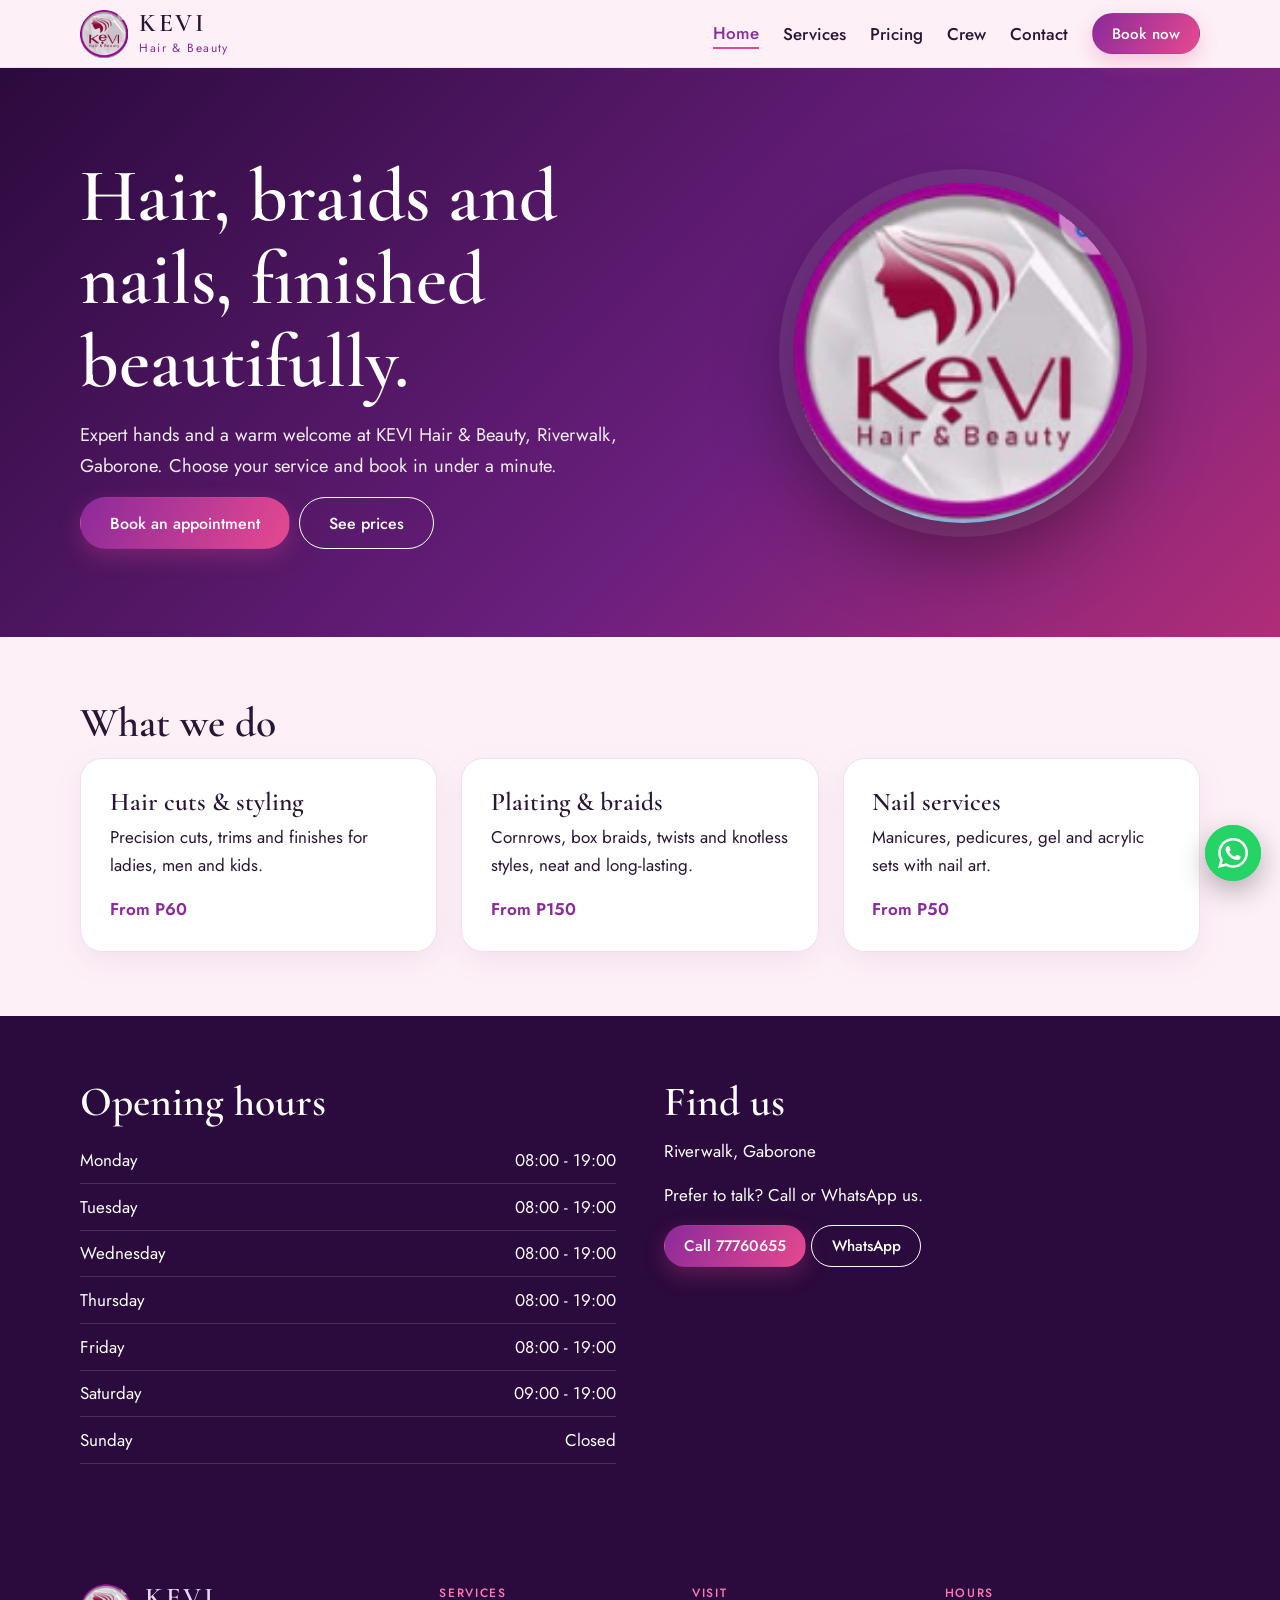
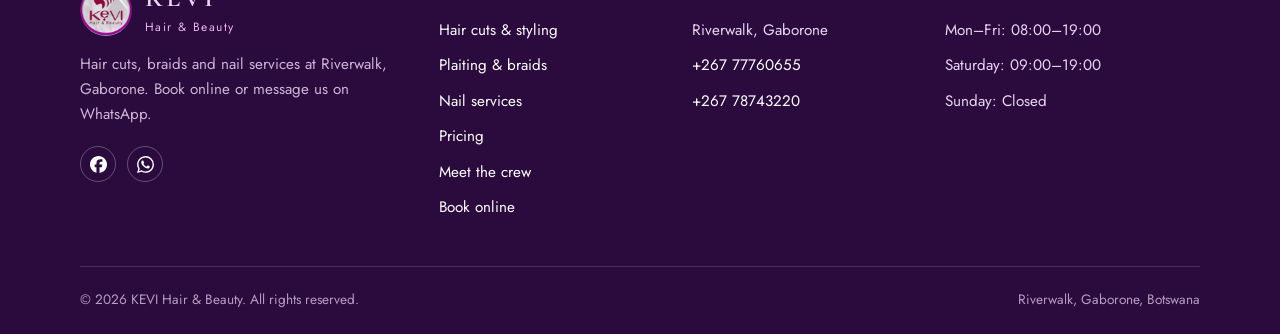
<file: index.html>
<!doctype html><html lang="en"><head><title>KEVI Hair & Beauty | Riverwalk, Gaborone</title><meta name="description" content="Hair cuts, braids and nail services at Riverwalk, Gaborone. Book online."><meta charset="utf-8"><meta name="viewport" content="width=device-width,initial-scale=1"><link rel="icon" href="logo.png"><link rel="preconnect" href="https://fonts.googleapis.com"><link rel="preconnect" href="https://fonts.gstatic.com" crossorigin><link href="https://fonts.googleapis.com/css2?family=Cormorant+Garamond:wght@500;600&family=Jost:wght@400;500&display=swap" rel="stylesheet"><link rel="stylesheet" href="style.css"></head><body><header id="site-header"></header><main><section class="hero"><div class="wrap hero-in"><div><h1>Hair, braids and nails, finished beautifully.</h1><p>Expert hands and a warm welcome at KEVI Hair &amp; Beauty, Riverwalk, Gaborone. Choose your service and book in under a minute.</p><a class="btn" href="booking.html">Book an appointment</a><a class="btn ghost" href="pricing.html">See prices</a></div><img class="hero-logo" src="logo.png" alt="KEVI Hair and Beauty"></div></section>
<section class="wrap"><h2>What we do</h2><div class="grid" data-r="cats"></div></section>
<section class="band"><div class="wrap two"><div><h2>Opening hours</h2><ul class="hours" data-r="hours"></ul></div><div><h2>Find us</h2><p data-addr></p><p>Prefer to talk? Call or WhatsApp us.</p><p data-phone></p></div></div></section></main><footer id="site-footer"></footer><script src="data.js"></script><script src="main.js"></script></body></html>
</file>
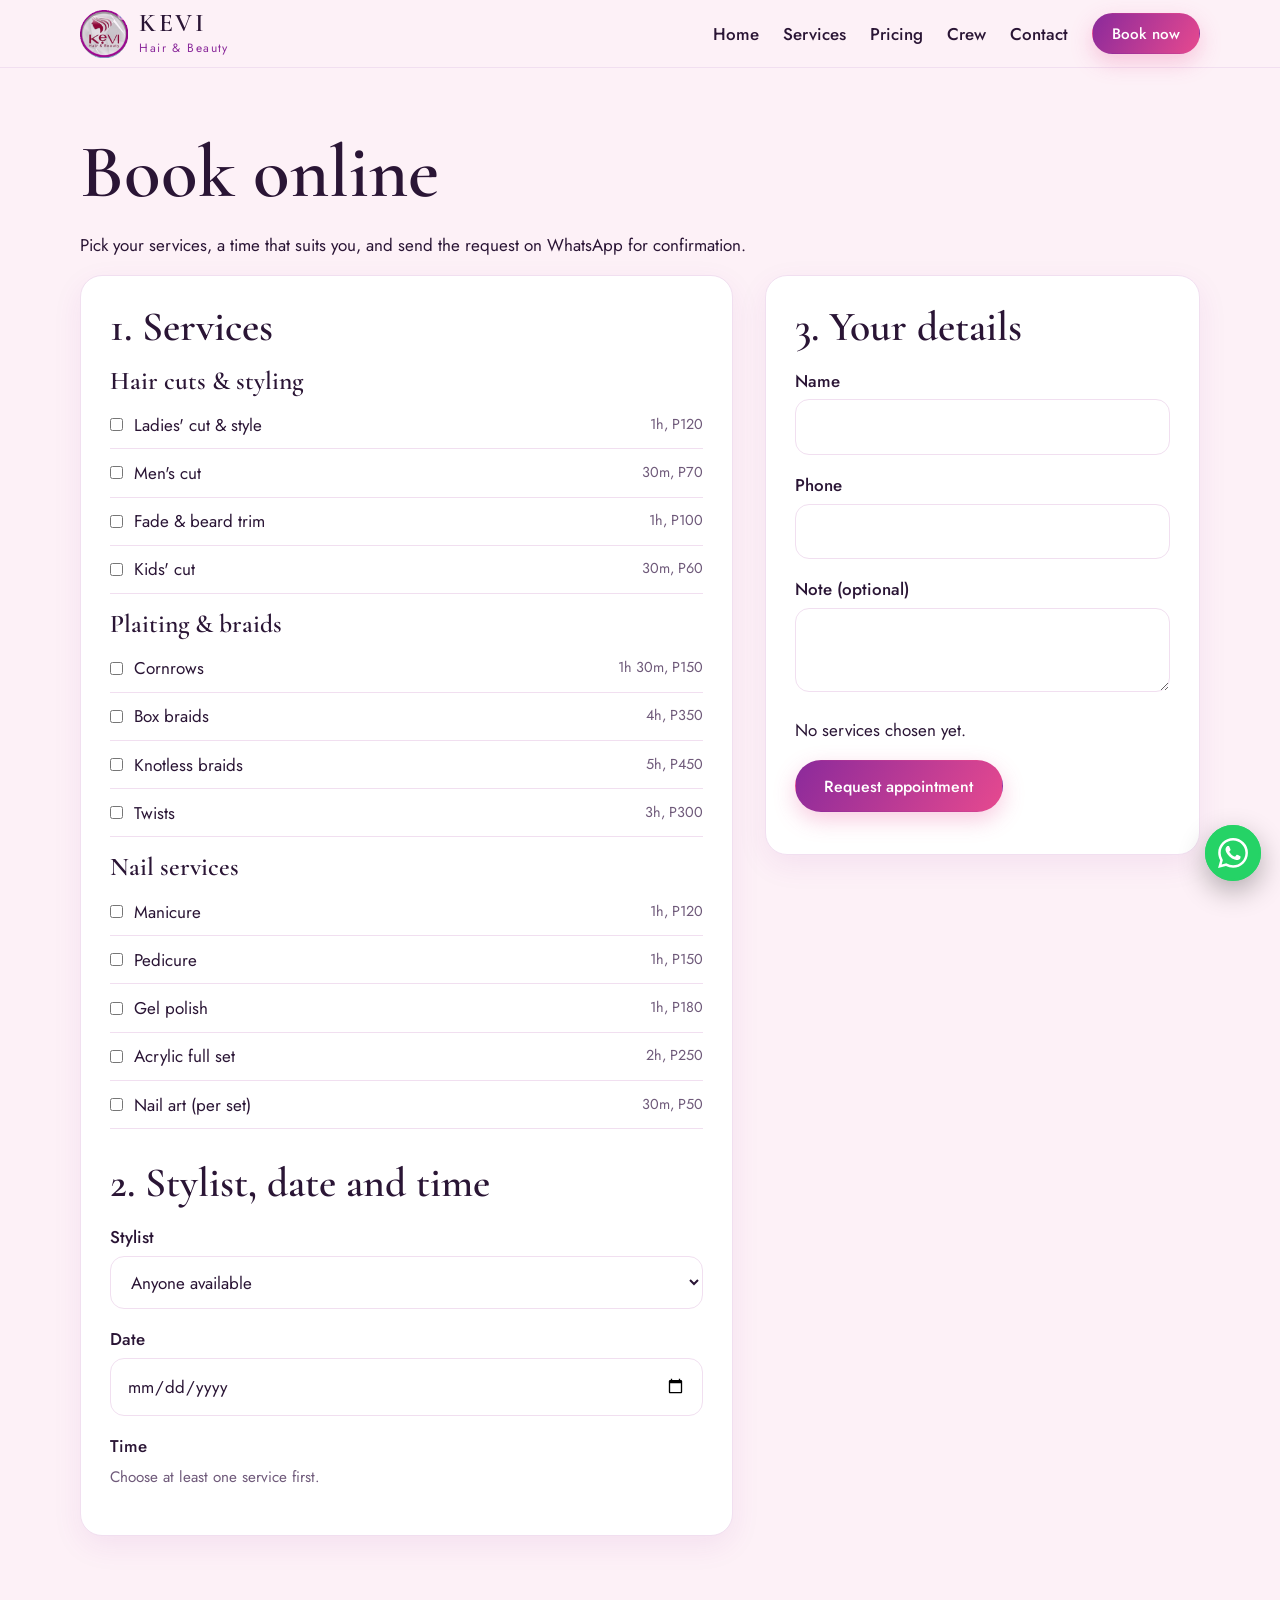
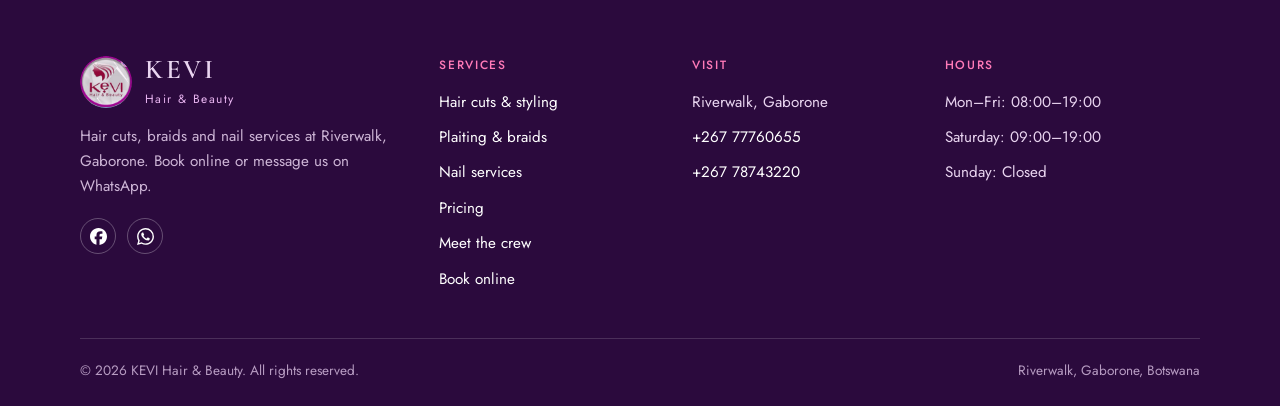
<file: booking.html>
<!doctype html><html lang="en"><head><title>Book online | KEVI Hair & Beauty</title><meta name="description" content="Book your hair, braiding or nail appointment at KEVI Hair & Beauty."><meta charset="utf-8"><meta name="viewport" content="width=device-width,initial-scale=1"><link rel="icon" href="logo.png"><link rel="preconnect" href="https://fonts.googleapis.com"><link rel="preconnect" href="https://fonts.gstatic.com" crossorigin><link href="https://fonts.googleapis.com/css2?family=Cormorant+Garamond:wght@500;600&family=Jost:wght@400;500&display=swap" rel="stylesheet"><link rel="stylesheet" href="style.css"></head><body><header id="site-header"></header><main><section class="wrap"><h1>Book online</h1><p>Pick your services, a time that suits you, and send the request on WhatsApp for confirmation.</p><div id="booking" class="form"><div class="card"><h2>1. Services</h2><div id="svc"></div><h2 style="margin-top:2rem">2. Stylist, date and time</h2><label class="f" for="stylist">Stylist</label><select id="stylist"></select><label class="f" for="date">Date</label><input type="date" id="date"><label class="f">Time</label><div class="slots" id="slots" role="group" aria-label="Available times"></div></div><div class="card"><h2>3. Your details</h2><label class="f" for="name">Name</label><input id="name" autocomplete="name"><label class="f" for="phone">Phone</label><input id="phone" type="tel" autocomplete="tel"><label class="f" for="note">Note (optional)</label><textarea id="note" rows="2"></textarea><p id="sum" style="margin-top:1rem"></p><button class="btn" id="go" type="button">Request appointment</button><p id="err" role="alert"></p></div></div></section></main><footer id="site-footer"></footer><script src="data.js"></script><script src="main.js"></script></body></html>
</file>
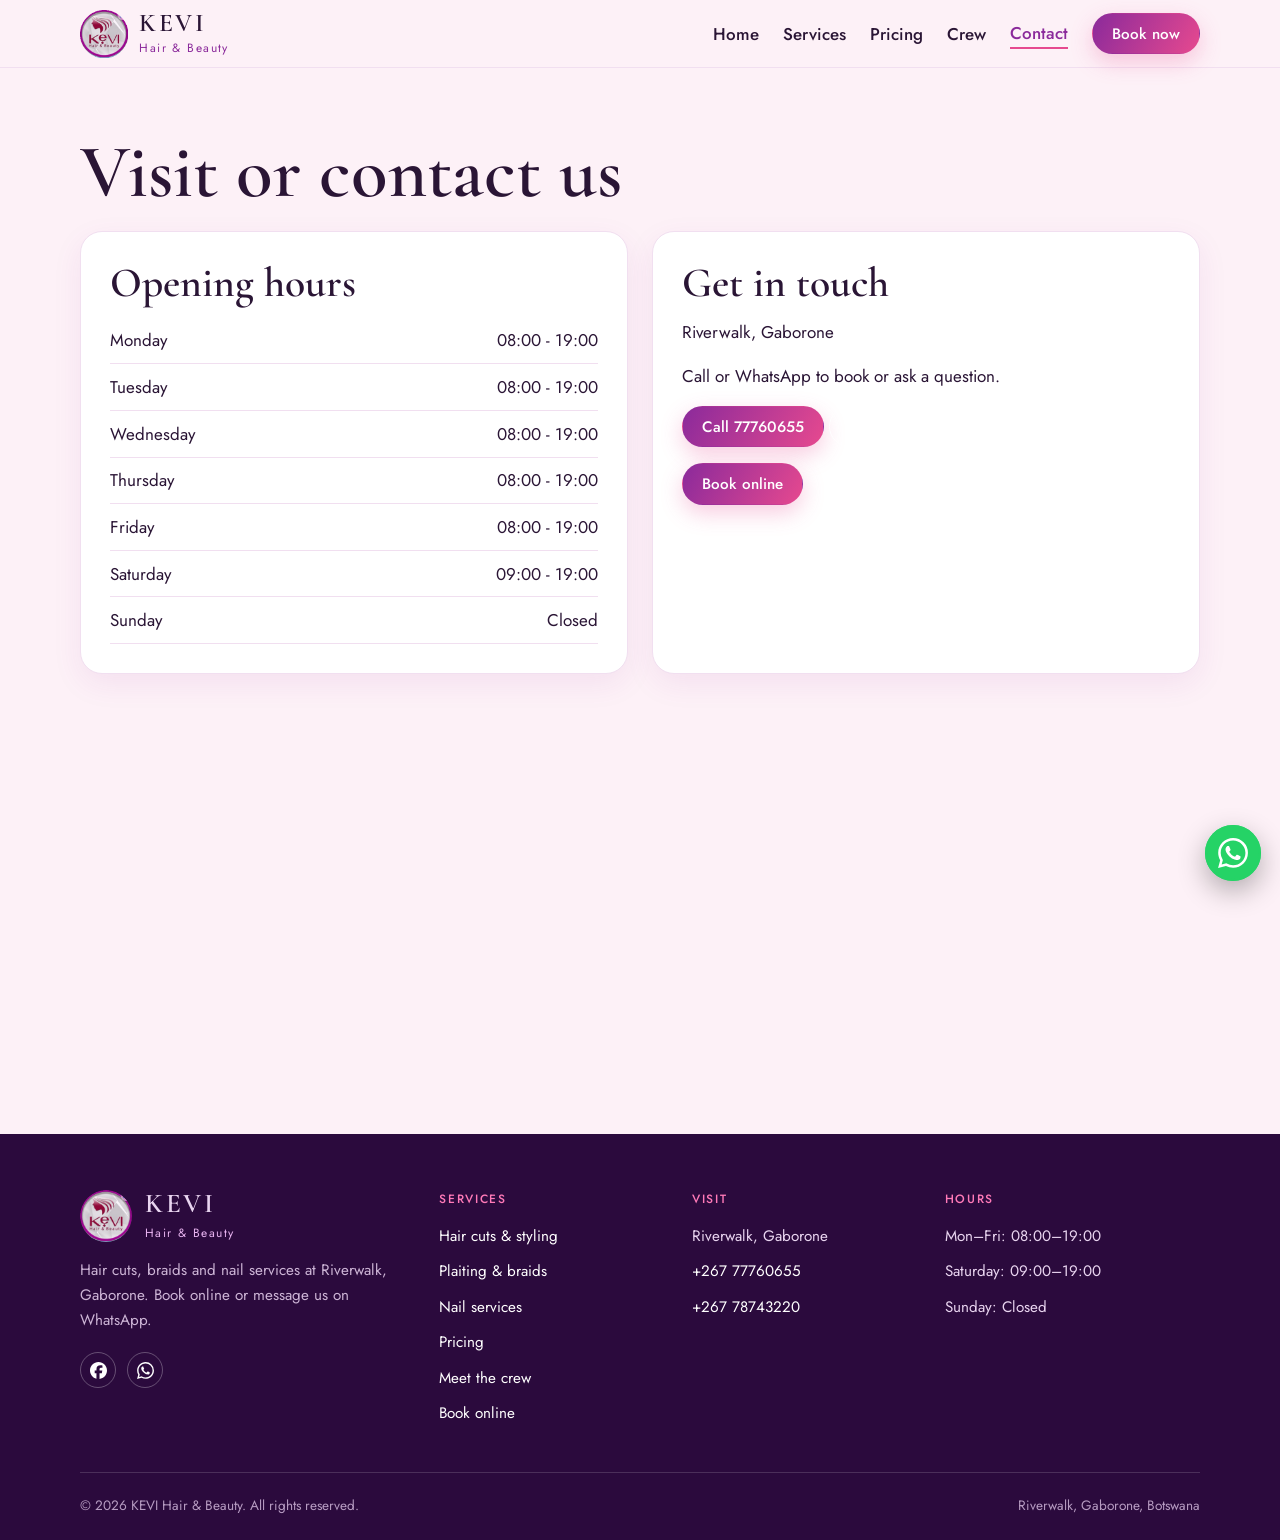
<file: contact.html>
<!doctype html><html lang="en"><head><title>Contact | KEVI Hair & Beauty</title><meta name="description" content="Find KEVI Hair & Beauty at Riverwalk, Gaborone. Opening hours and contact details."><meta charset="utf-8"><meta name="viewport" content="width=device-width,initial-scale=1"><link rel="icon" href="logo.png"><link rel="preconnect" href="https://fonts.googleapis.com"><link rel="preconnect" href="https://fonts.gstatic.com" crossorigin><link href="https://fonts.googleapis.com/css2?family=Cormorant+Garamond:wght@500;600&family=Jost:wght@400;500&display=swap" rel="stylesheet"><link rel="stylesheet" href="style.css"></head><body><header id="site-header"></header><main><section class="wrap"><h1>Visit or contact us</h1><div class="grid"><div class="card"><h2>Opening hours</h2><ul class="hours" data-r="hours"></ul></div><div class="card"><h2>Get in touch</h2><p data-addr></p><p>Call or WhatsApp to book or ask a question.</p><p data-phone></p><p><a class="btn sm" href="booking.html">Book online</a></p></div></div><p style="margin-top:2rem"><iframe class="map" title="Map to KEVI Hair and Beauty, Riverwalk, Gaborone" loading="lazy" src="https://maps.google.com/maps?q=Riverwalk%20Gaborone&amp;output=embed"></iframe></p></section></main><footer id="site-footer"></footer><script src="data.js"></script><script src="main.js"></script></body></html>
</file>
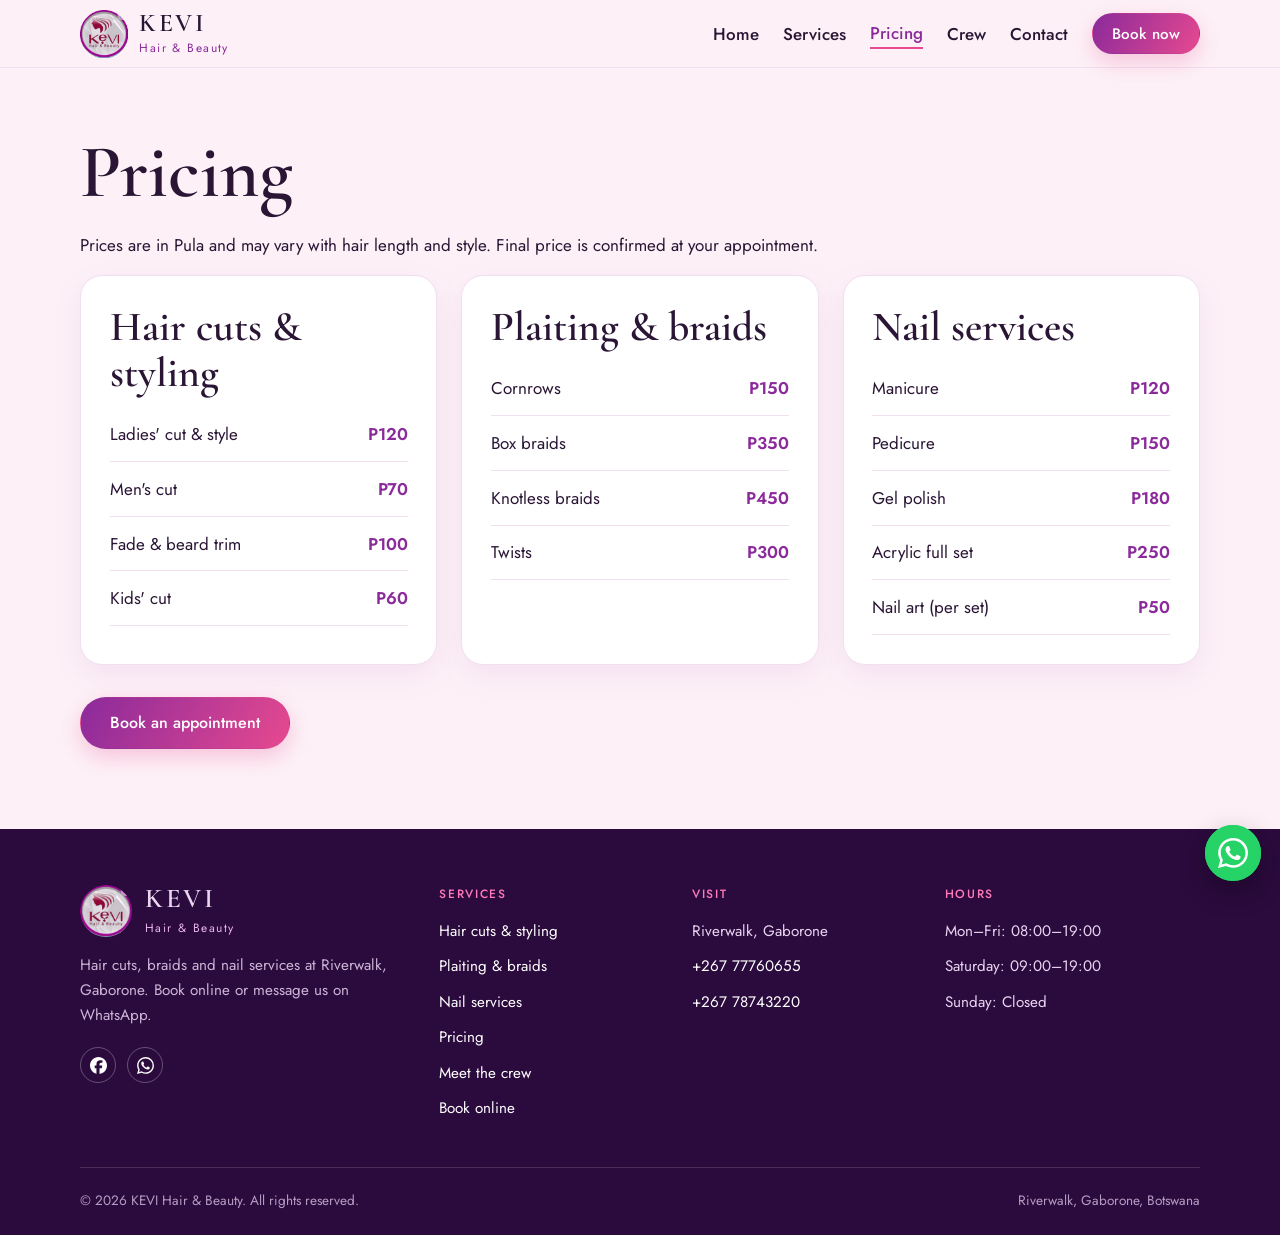
<file: pricing.html>
<!doctype html><html lang="en"><head><title>Pricing | KEVI Hair & Beauty</title><meta name="description" content="Price list for hair, braids and nails at KEVI Hair & Beauty."><meta charset="utf-8"><meta name="viewport" content="width=device-width,initial-scale=1"><link rel="icon" href="logo.png"><link rel="preconnect" href="https://fonts.googleapis.com"><link rel="preconnect" href="https://fonts.gstatic.com" crossorigin><link href="https://fonts.googleapis.com/css2?family=Cormorant+Garamond:wght@500;600&family=Jost:wght@400;500&display=swap" rel="stylesheet"><link rel="stylesheet" href="style.css"></head><body><header id="site-header"></header><main><section class="wrap"><h1>Pricing</h1><p>Prices are in Pula and may vary with hair length and style. Final price is confirmed at your appointment.</p><div class="grid" data-r="pricing"></div><p style="margin-top:2rem"><a class="btn" href="booking.html">Book an appointment</a></p></section></main><footer id="site-footer"></footer><script src="data.js"></script><script src="main.js"></script></body></html>
</file>
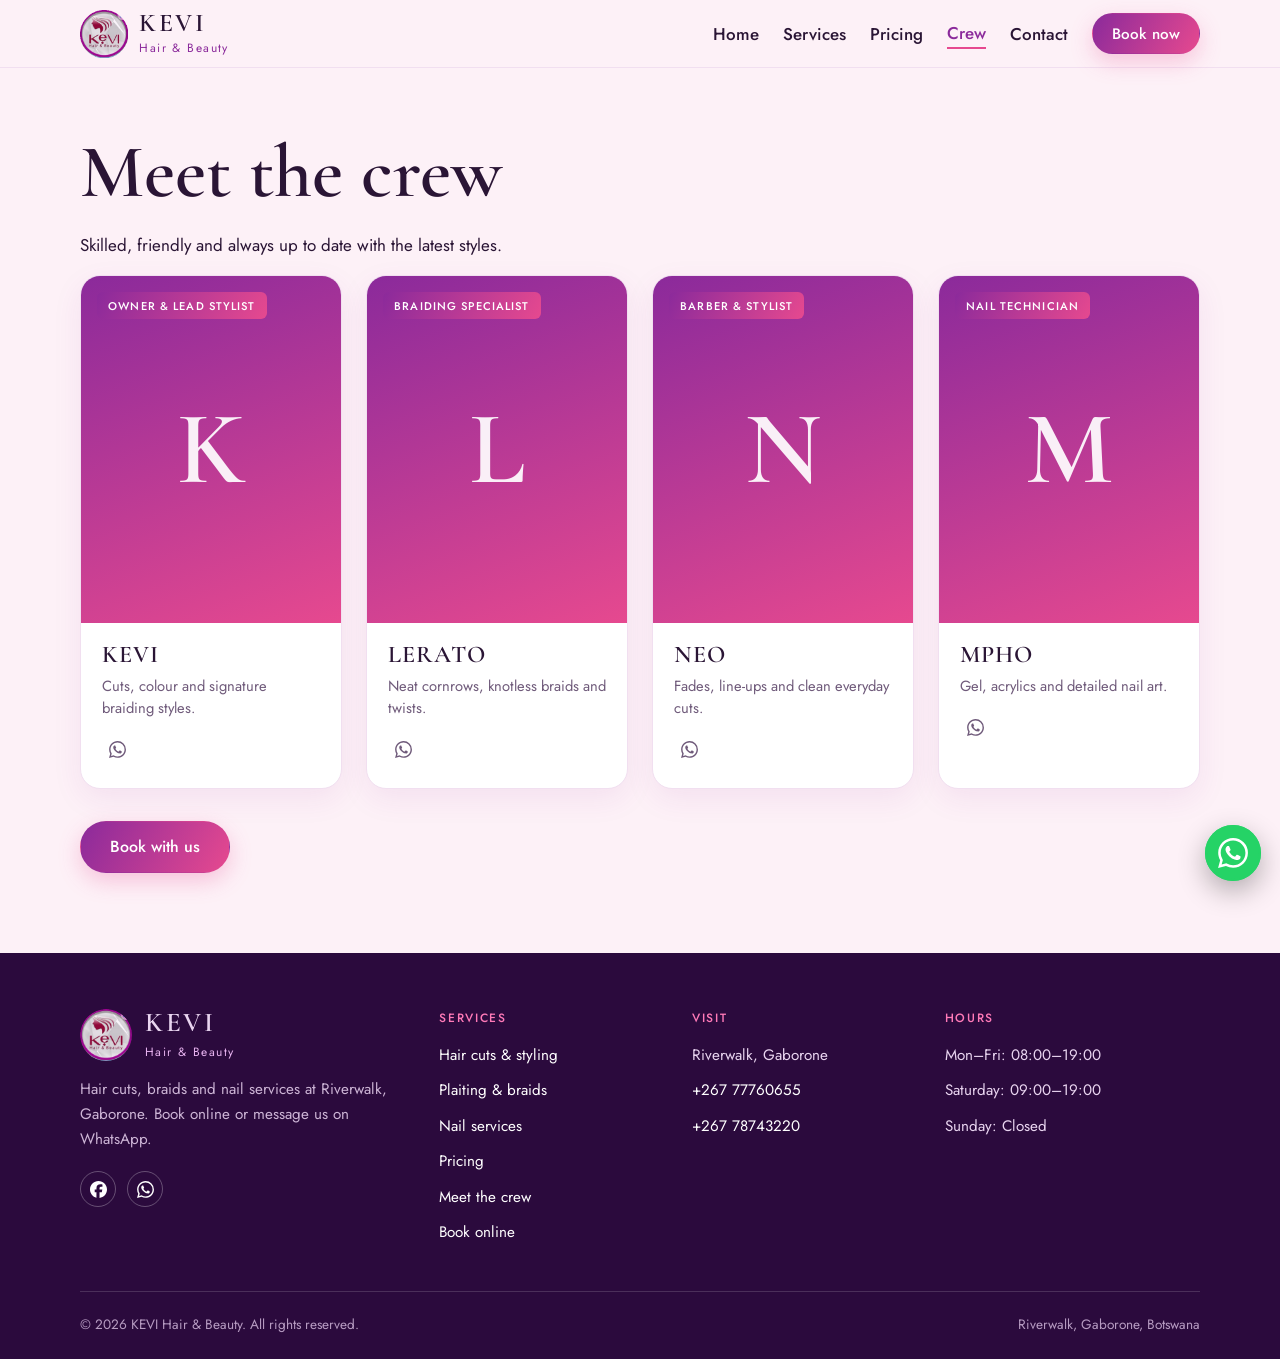
<file: team.html>
<!doctype html><html lang="en"><head><title>Our crew | KEVI Hair & Beauty</title><meta name="description" content="Meet the KEVI Hair & Beauty stylists, braiders and nail technicians."><meta charset="utf-8"><meta name="viewport" content="width=device-width,initial-scale=1"><link rel="icon" href="logo.png"><link rel="preconnect" href="https://fonts.googleapis.com"><link rel="preconnect" href="https://fonts.gstatic.com" crossorigin><link href="https://fonts.googleapis.com/css2?family=Cormorant+Garamond:wght@500;600&family=Jost:wght@400;500&display=swap" rel="stylesheet"><link rel="stylesheet" href="style.css"></head><body><header id="site-header"></header><main><section class="wrap"><h1>Meet the crew</h1><p>Skilled, friendly and always up to date with the latest styles.</p><div class="grid" data-r="crew"></div><p style="margin-top:2rem"><a class="btn" href="booking.html">Book with us</a></p></section></main><footer id="site-footer"></footer><script src="data.js"></script><script src="main.js"></script></body></html>
</file>
<file: style.css>
:root{--plum:#2b0a3d;--purple:#8b2a9b;--pink:#e6498f;--blush:#fdf1f7;--mist:#f1dff0;--ink:#2a1535;--mute:#6f5a7a}
*{box-sizing:border-box;margin:0}
html{scroll-behavior:smooth}
body{font:17px/1.65 Jost,system-ui,sans-serif;color:var(--ink);background:var(--blush)}
h1,h2,h3,.brand span{font-family:'Cormorant Garamond',Georgia,serif;line-height:1.1;font-weight:600}
h1{font-size:clamp(2.7rem,6vw,4.7rem);margin-bottom:1rem}h2{font-size:clamp(1.9rem,3.5vw,2.6rem);margin-bottom:.7rem}h3{font-size:1.6rem;margin-bottom:.4rem}
p{margin-bottom:1rem}img{max-width:100%;display:block}a{color:inherit}
.wrap{width:min(1120px,92%);margin-inline:auto}
section{padding:4rem 0}
header{position:sticky;top:0;z-index:20;background:rgba(253,241,247,.93);backdrop-filter:blur(10px);border-bottom:1px solid var(--mist)}
.bar{display:flex;align-items:center;justify-content:space-between;gap:1rem;padding:.6rem 0}
.brand{display:flex;align-items:center;gap:.7rem;text-decoration:none}
.brand span{font-size:1.6rem;letter-spacing:.1em;display:flex;flex-direction:column;line-height:1}
.brand small{font:400 .75rem Jost,sans-serif;letter-spacing:.12em;color:var(--purple);margin-top:.2rem}
nav{display:flex;align-items:center;gap:1.5rem}
nav a{text-decoration:none;font-weight:500}
nav a[aria-current]{color:var(--purple);border-bottom:2px solid var(--pink)}
.burger{display:none;background:none;border:0;font-size:1.7rem;color:var(--purple);cursor:pointer}
.btn{display:inline-block;padding:.85rem 1.8rem;border-radius:99px;background:linear-gradient(120deg,var(--purple),var(--pink));color:#fff;text-decoration:none;font:500 1rem Jost,sans-serif;border:1.5px solid transparent;cursor:pointer;box-shadow:0 8px 22px rgba(230,73,143,.28)}
.btn.sm{padding:.55rem 1.2rem;font-size:.95rem}
.btn.ghost{background:transparent;border-color:currentColor;box-shadow:none}
.hero{background:linear-gradient(135deg,#2b0a3d,#6b1f7e 60%,#b02d78);color:#fff;padding:5.5rem 0;position:relative;overflow:hidden}
.hero .wrap{position:relative;z-index:1}
.hero-in{display:grid;grid-template-columns:1.3fr 1fr;gap:2rem;align-items:center}
.hero p{max-width:34rem;font-size:1.15rem;opacity:.92}
.hero .btn+.btn{margin-left:.6rem}
.hero-logo{width:min(340px,80%);justify-self:center;border-radius:50%;box-shadow:0 0 0 14px rgba(255,255,255,.08),0 30px 80px rgba(0,0,0,.4)}
#scene{position:absolute;top:0;right:0;width:55%;height:100%;z-index:0}
.grid{display:grid;grid-template-columns:repeat(auto-fit,minmax(260px,1fr));gap:1.5rem}
.card{background:#fff;border:1px solid var(--mist);border-radius:22px;padding:1.8rem;text-decoration:none;display:block;box-shadow:0 10px 30px rgba(139,42,155,.08)}
a.card:hover{border-color:var(--pink)}
.from{color:var(--purple);font-weight:600}
.band{background:var(--plum);color:#fff}
.two{display:grid;grid-template-columns:1fr 1fr;gap:3rem}
.hours,.list{list-style:none;padding:0}
.hours li{display:flex;justify-content:space-between;padding:.55rem 0;border-bottom:1px solid rgba(255,255,255,.15)}
.card .hours li{border-color:var(--mist)}
.cat{display:grid;grid-template-columns:1fr 1.4fr;gap:3rem;padding:3rem 0;border-top:1px solid var(--mist)}
.list li{display:flex;justify-content:space-between;gap:1rem;padding:.8rem 0;border-bottom:1px solid var(--mist)}
.list li span:last-child{font-weight:600;color:var(--purple);white-space:nowrap}
.avatar{width:96px;height:96px;border-radius:50%;background:linear-gradient(135deg,var(--purple),var(--pink));color:#fff;display:grid;place-items:center;font:600 2.4rem 'Cormorant Garamond',serif;margin-bottom:1rem;overflow:hidden}
.avatar img{width:100%;height:100%;object-fit:cover}
.form{display:grid;grid-template-columns:1.2fr .8fr;gap:2rem;align-items:start}
.form .card+.card{position:sticky;top:90px}
.chk{display:grid;grid-template-columns:auto 1fr auto;gap:.7rem;align-items:center;padding:.6rem 0;border-bottom:1px solid var(--mist);cursor:pointer}
.chk em{font-style:normal;color:var(--mute);font-size:.9rem}
.chk input{width:auto;accent-color:var(--purple)}
.form h3{margin-top:1rem}
input,select,textarea{width:100%;padding:.8rem 1rem;border:1.5px solid var(--mist);border-radius:14px;font:inherit;background:#fff;color:inherit}
label.f{display:block;margin:1rem 0 .3rem;font-weight:500}
.slots{display:flex;flex-wrap:wrap;gap:.5rem}
.slot{padding:.5rem .95rem;border-radius:99px;border:1.5px solid var(--mist);background:#fff;font:inherit;cursor:pointer}
.slot[aria-pressed=true]{background:var(--purple);color:#fff;border-color:var(--purple)}
.slot:disabled{opacity:.35;cursor:not-allowed;text-decoration:line-through}
.hint{color:var(--mute);font-size:.95rem}
#err{color:#b0124f;font-weight:500;margin:.8rem 0 0}
.map{width:100%;height:340px;border:0;border-radius:22px}
.done{max-width:560px;margin:auto;text-align:center}
footer{background:var(--plum);color:#e9d5f0;padding:3.5rem 0 1.5rem}
:focus-visible{outline:3px solid var(--pink);outline-offset:2px}
@media(max-width:760px){
.burger{display:block}
nav{display:none;position:absolute;top:100%;left:0;right:0;flex-direction:column;align-items:flex-start;background:var(--blush);padding:1.2rem 4%;gap:1rem;border-bottom:1px solid var(--mist)}
header.open nav{display:flex}
.hero-in,.two,.cat,.form{grid-template-columns:1fr}
.hero-logo{width:180px;justify-self:start}
#scene{width:100%;opacity:.45}
.form .card+.card{position:static}}
@media(prefers-reduced-motion:reduce){html{scroll-behavior:auto}}
.wa{position:fixed;right:1.2rem;bottom:1.2rem;z-index:30;display:flex;align-items:center;background:#25d366;color:#fff;padding:.8rem;border-radius:99px;text-decoration:none;font-weight:500;box-shadow:0 10px 28px rgba(0,0,0,.3)}
.wa svg{width:30px;height:30px;fill:#fff;flex:none}
.wa span{max-width:0;overflow:hidden;white-space:nowrap;transition:max-width .3s}
.wa:hover span,.wa:focus-visible span{max-width:8rem;padding:0 .4rem 0 .6rem}
.wa::before{content:"";position:absolute;inset:0;border-radius:inherit;border:2px solid #25d366;animation:wa 2.4s ease-out infinite}
@keyframes wa{to{transform:scale(1.5);opacity:0}}
@media(prefers-reduced-motion:reduce){.wa::before{animation:none}}
.grid[data-r=crew]{grid-template-columns:repeat(auto-fill,minmax(230px,1fr))}
.mem{background:#fff;border:1px solid var(--mist);border-radius:20px;overflow:hidden;box-shadow:0 10px 30px rgba(139,42,155,.08)}
.ph{position:relative;aspect-ratio:3/4;display:grid;place-items:center;background:linear-gradient(160deg,var(--purple),var(--pink));color:rgba(255,255,255,.92);font:600 6.5rem 'Cormorant Garamond',serif}
.ph img{position:absolute;inset:0;width:100%;height:100%;object-fit:cover}
.tag{position:absolute;top:1rem;left:1rem;z-index:1;background:linear-gradient(120deg,var(--purple),var(--pink));color:#fff;font:500 .7rem Jost,sans-serif;letter-spacing:.1em;text-transform:uppercase;padding:.35rem .7rem;border-radius:6px}
.mem .in{padding:1.2rem 1.3rem 1.4rem}
.mem h3{text-transform:uppercase;letter-spacing:.05em;font-size:1.5rem}
.mem p{color:var(--mute);font-size:.92rem;line-height:1.5;margin:.3rem 0 .9rem}
.soc{display:flex;gap:.5rem}
.soc a{color:var(--mute);display:grid;place-items:center;width:32px;height:32px;border-radius:50%;transition:color .2s,background .2s}
.soc a:hover{color:#fff;background:var(--pink)}
.soc svg{width:17px;height:17px}
footer h4{font:500 .75rem Jost,sans-serif;letter-spacing:.14em;text-transform:uppercase;color:#ff7ab8;margin-bottom:1rem}
.fgrid{display:grid;grid-template-columns:1.5fr 1fr 1fr 1.2fr;gap:2.5rem}
.fbrand{display:flex;align-items:center;gap:.8rem;margin-bottom:1rem}
.fbrand img{border-radius:50%}
.fbrand strong{font:600 1.7rem 'Cormorant Garamond',Georgia,serif;letter-spacing:.1em;line-height:1}
.fbrand small{display:block;font:400 .75rem Jost,sans-serif;letter-spacing:.12em;color:#e8b4f0;margin-top:.25rem}
.fgrid p{font-size:.95rem;color:#cdb5d6;max-width:22rem}
.fgrid ul{list-style:none;padding:0}
.fgrid li{margin-bottom:.65rem;font-size:.95rem}
.fgrid a{text-decoration:none;color:#fff}
.fgrid li a:hover,.fbot a:hover{text-decoration:underline}
.social{display:flex;gap:.7rem;margin-top:1.2rem}
.social a{width:36px;height:36px;border-radius:50%;border:1px solid rgba(255,255,255,.28);display:grid;place-items:center}
.social a:hover{background:var(--pink);border-color:var(--pink)}
.social svg{width:17px;height:17px;fill:currentColor}
.fbot{display:flex;flex-wrap:wrap;justify-content:space-between;gap:.6rem;margin-top:2.2rem;padding-top:1.3rem;border-top:1px solid rgba(255,255,255,.15);font-size:.85rem;color:#b79cc2}
@media(max-width:760px){.fgrid{grid-template-columns:1fr 1fr}.fgrid>div:first-child{grid-column:1/-1}}
</file>
